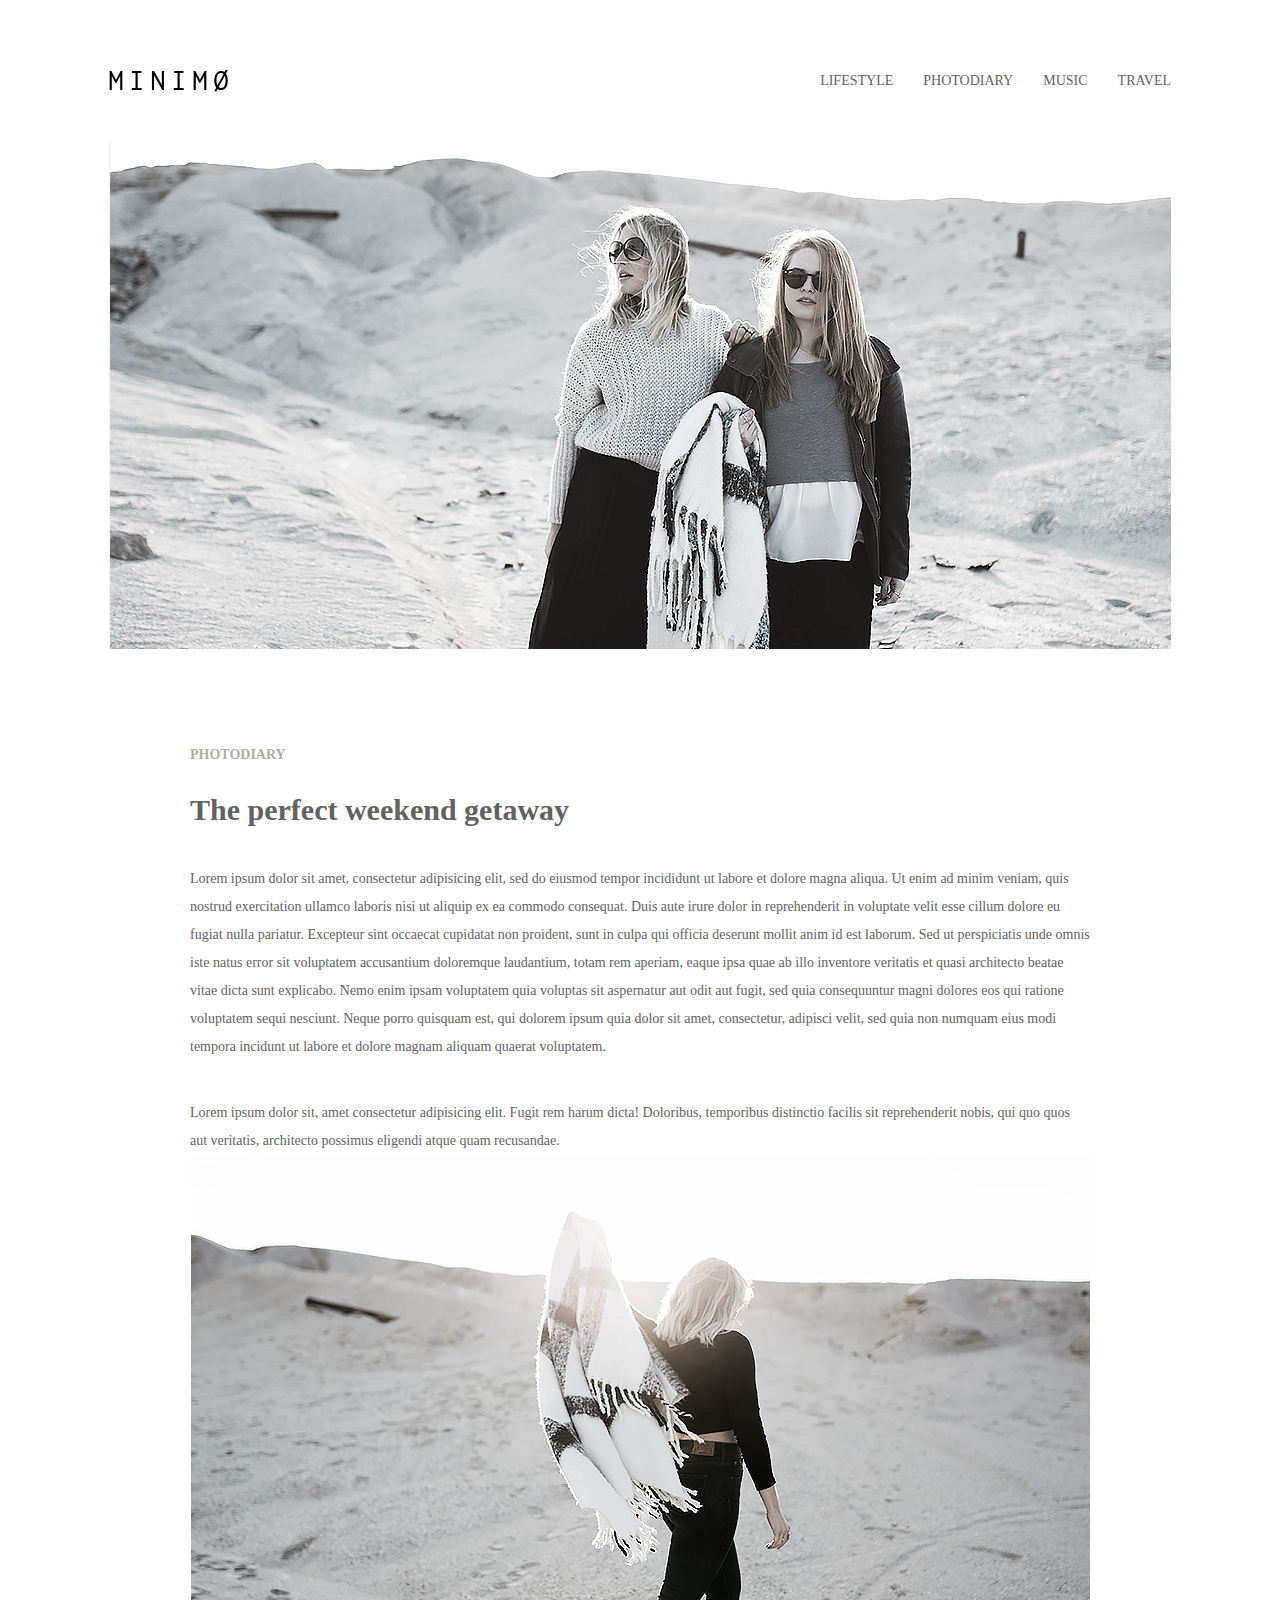
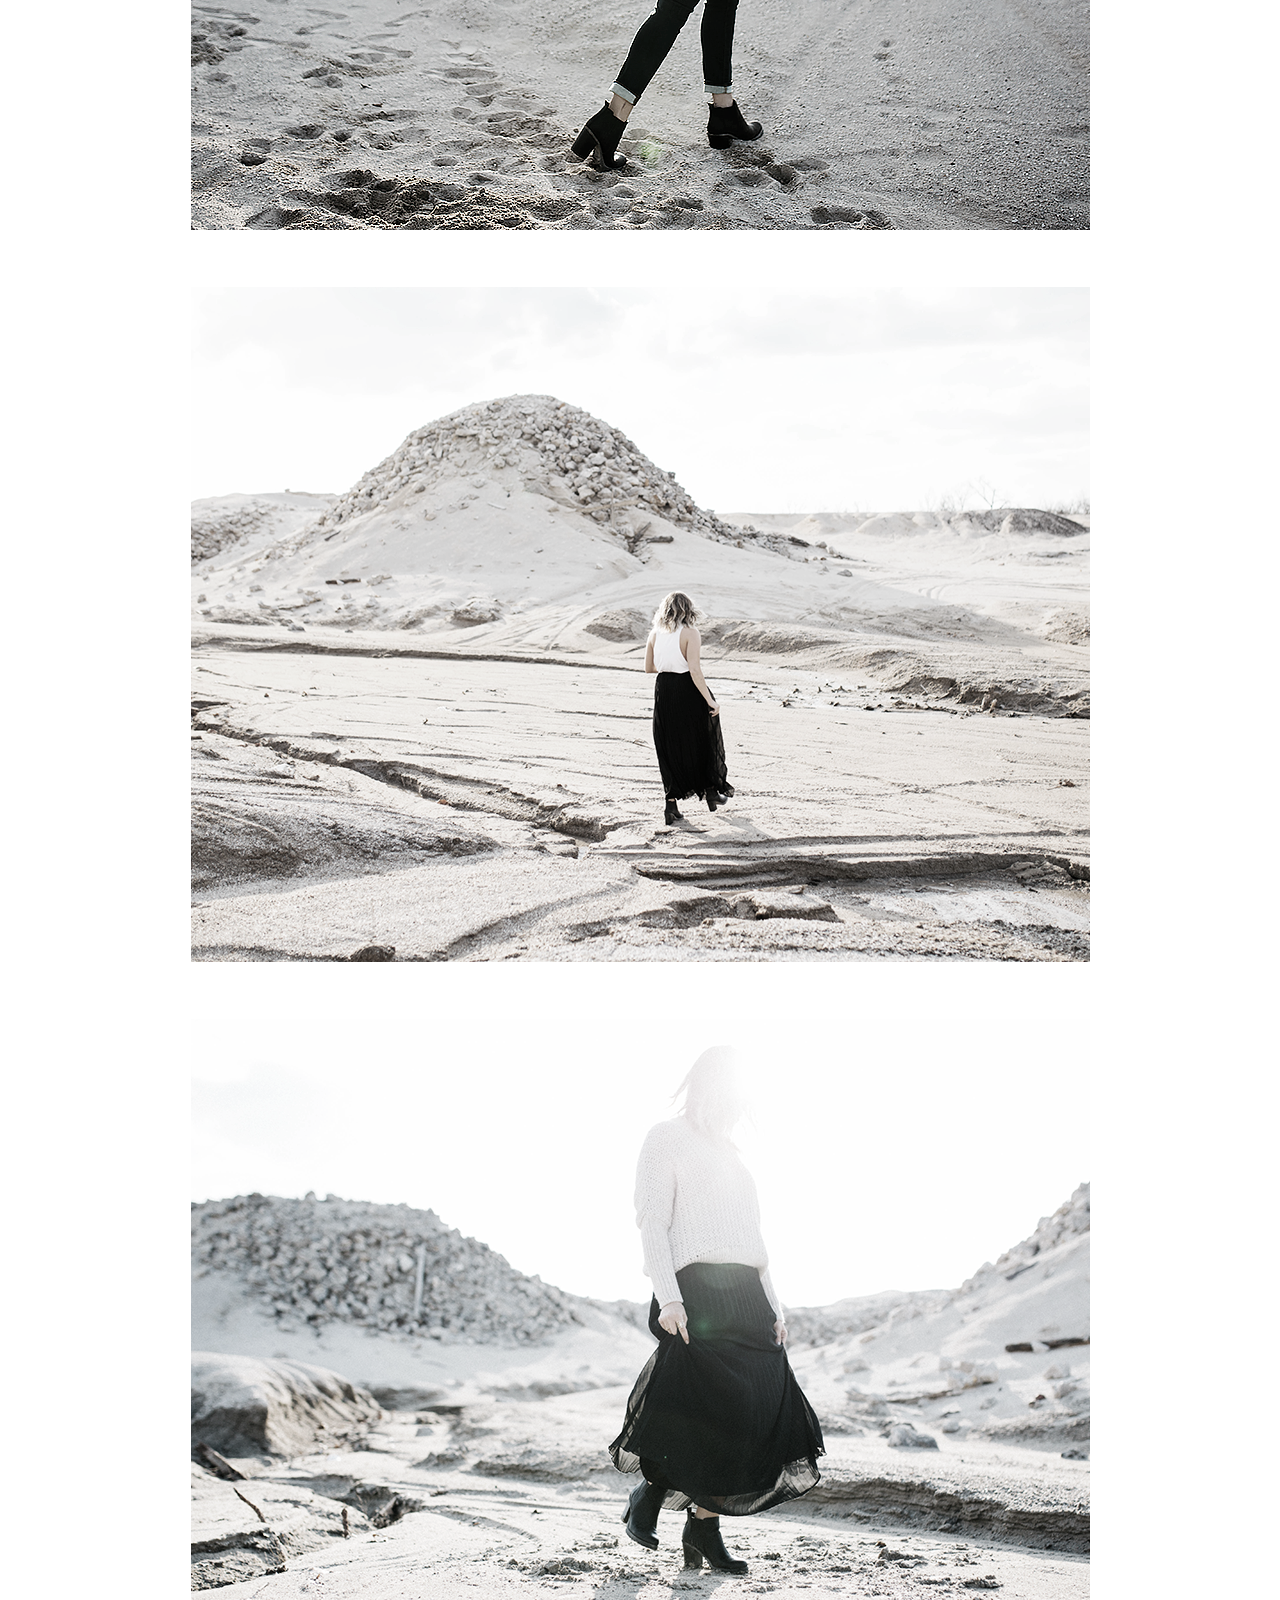
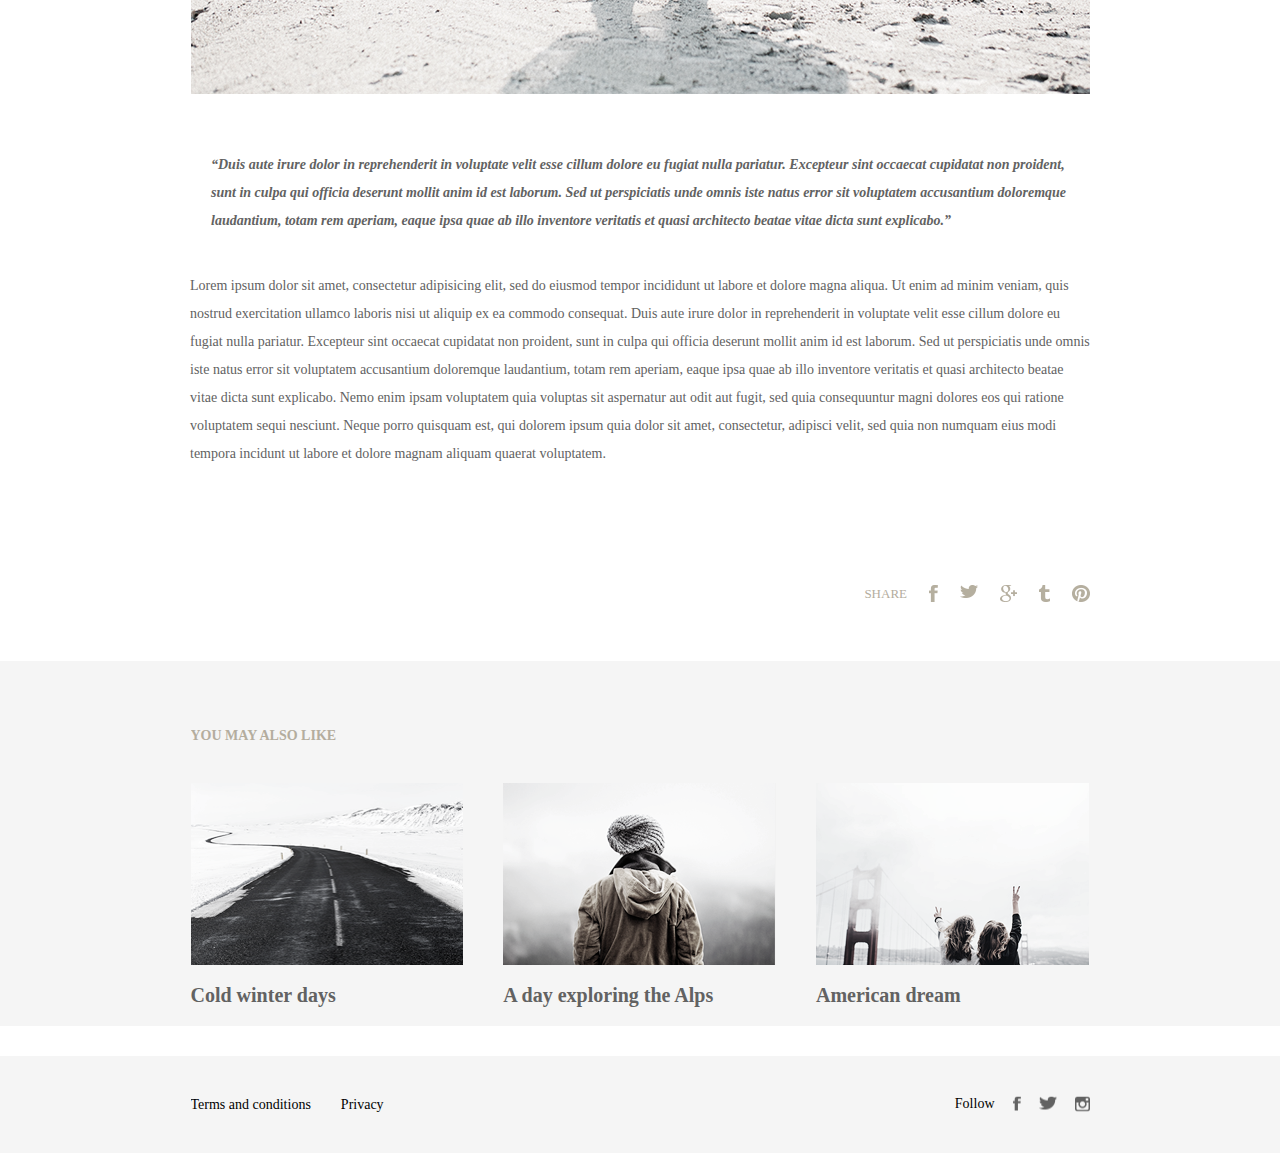
<file: RWDSample1/index.html>
<!DOCTYPE html>
<html lang="zh-tw">

<head>
    <meta charset="UTF-8">
    <meta name="viewport" content="width=device-width, initial-scale=1.0">
    <meta http-equiv="X-UA-Compatible" content="ie=edge">
    <title>RWDSample1</title>
    <link rel="stylesheet" href="css/main.css">
</head>

<body>
    <div id="app">
        <header>
            <h1>
                <a href="#">
                    <img src="images/img/logo.png" alt="logo">
                </a>
            </h1>
            <nav>
                <ul>
                    <li>
                        <a href="">LIFESTYLE</a>
                    </li>
                    <li>
                        <a href="">PHOTODIARY</a>
                    </li>
                    <li>
                        <a href="">MUSIC</a>
                    </li>
                    <li>
                        <a href="">TRAVEL</a>
                    </li>
                </ul>
            </nav>
        </header>
        <div class="banner">
            <img src="images/img/coverimage.png" alt="banner">
        </div>
        <article class="photodiary">
            <h6>PHOTODIARY</h6>
            <h2>The perfect weekend getaway</h2>
            <p>Lorem ipsum dolor sit amet, consectetur adipisicing elit, sed do eiusmod tempor incididunt ut labore et dolore
                magna aliqua. Ut enim ad minim veniam, quis nostrud exercitation ullamco laboris nisi ut aliquip ex ea commodo
                consequat. Duis aute irure dolor in reprehenderit in voluptate velit esse cillum dolore eu fugiat nulla pariatur.
                Excepteur sint occaecat cupidatat non proident, sunt in culpa qui officia deserunt mollit anim id est laborum.
                Sed ut perspiciatis unde omnis iste natus error sit voluptatem accusantium doloremque laudantium, totam rem
                aperiam, eaque ipsa quae ab illo inventore veritatis et quasi architecto beatae vitae dicta sunt explicabo.
                Nemo enim ipsam voluptatem quia voluptas sit aspernatur aut odit aut fugit, sed quia consequuntur magni dolores
                eos qui ratione voluptatem sequi nesciunt. Neque porro quisquam est, qui dolorem ipsum quia dolor sit amet,
                consectetur, adipisci velit, sed quia non numquam eius modi tempora incidunt ut labore et dolore magnam aliquam
                quaerat voluptatem.</p>
            <p>Lorem ipsum dolor sit, amet consectetur adipisicing elit. Fugit rem harum dicta! Doloribus, temporibus distinctio
                facilis sit reprehenderit nobis, qui quo quos aut veritatis, architecto possimus eligendi atque quam recusandae.</p>
        </article>
        <div class="pic">
            <img src="images/img/photo-1.png">
            <img src="images/img/photo-2.png">
            <img src="images/img/photo-3.png">
        </div>
        <article class="text">
            <h6>“Duis aute irure dolor in reprehenderit in voluptate velit esse cillum dolore eu fugiat nulla pariatur. Excepteur
                sint occaecat cupidatat non proident, sunt in culpa qui officia deserunt mollit anim id est laborum. Sed
                ut perspiciatis unde omnis iste natus error sit voluptatem accusantium doloremque laudantium, totam rem aperiam,
                eaque ipsa quae ab illo inventore veritatis et quasi architecto beatae vitae dicta sunt explicabo.” </h6>
            <p>Lorem ipsum dolor sit amet, consectetur adipisicing elit, sed do eiusmod tempor incididunt ut labore et dolore
                magna aliqua. Ut enim ad minim veniam, quis nostrud exercitation ullamco laboris nisi ut aliquip ex ea commodo
                consequat. Duis aute irure dolor in reprehenderit in voluptate velit esse cillum dolore eu fugiat nulla pariatur.
                Excepteur sint occaecat cupidatat non proident, sunt in culpa qui officia deserunt mollit anim id est laborum.
                Sed ut perspiciatis unde omnis iste natus error sit voluptatem accusantium doloremque laudantium, totam rem
                aperiam, eaque ipsa quae ab illo inventore veritatis et quasi architecto beatae vitae dicta sunt explicabo.
                Nemo enim ipsam voluptatem quia voluptas sit aspernatur aut odit aut fugit, sed quia consequuntur magni dolores
                eos qui ratione voluptatem sequi nesciunt. Neque porro quisquam est, qui dolorem ipsum quia dolor sit amet,
                consectetur, adipisci velit, sed quia non numquam eius modi tempora incidunt ut labore et dolore magnam aliquam
                quaerat voluptatem.</p>
        </article>
        <div class="icon">
            <ul>
                <li>
                    <a href="">SHARE</a>
                </li>
                <li>
                    <a href="">
                        <img src="images/img/fb.png">
                    </a>
                </li>
                <li>
                    <a href="">
                        <img src="images/img/tw.png">
                    </a>
                </li>
                <li>
                    <a href="">
                        <img src="images/img/g.png">
                    </a>
                </li>
                <li>
                    <a href="">
                        <img src="images/img/tumblr.png">
                    </a>
                </li>
                <li>
                    <a href="">
                        <img src="images/img/pinterest.png">
                    </a>
                </li>
            </ul>
        </div>
    </div>
    <div class="photobox">
        <div class="photo">
            <h3>YOU MAY ALSO LIKE</h3>
            <ul>
                <li>
                    <a href="">
                        <img src="images/img/f1.png">
                        <h4>Cold winter days</h4>
                    </a>
                </li>
                <li>
                    <a href="">
                        <img src="images/img/f2.png">
                        <h4>A day exploring the Alps</h4>
                    </a>
                </li>
                <li>
                    <a href="">
                        <img src="images/img/f3.png">
                        <h4>American dream</h4>
                    </a>
                </li>
            </ul>
        </div>
    </div>
    <footer>
        <article>
            <section class="footerText">
                <a href="">Terms and conditions</a>
                <a href="">Privacy</a>
            </section>
            <section class="follow">
                <ul>
                    <li>
                        <a href="">Follow</a>
                    </li>
                    <li>
                        <a href="">
                            <img src="images/img/facebook.png">
                        </a>
                    </li>
                    <li>
                        <a href="">
                            <img src="images/img/twitter.png">
                        </a>
                    </li>
                    <li>
                        <a href="">
                            <img src="images/img/instagram.png">
                        </a>
                    </li>
                </ul>
            </section>
        </article>
    </footer>
</body>

</html>
</file>
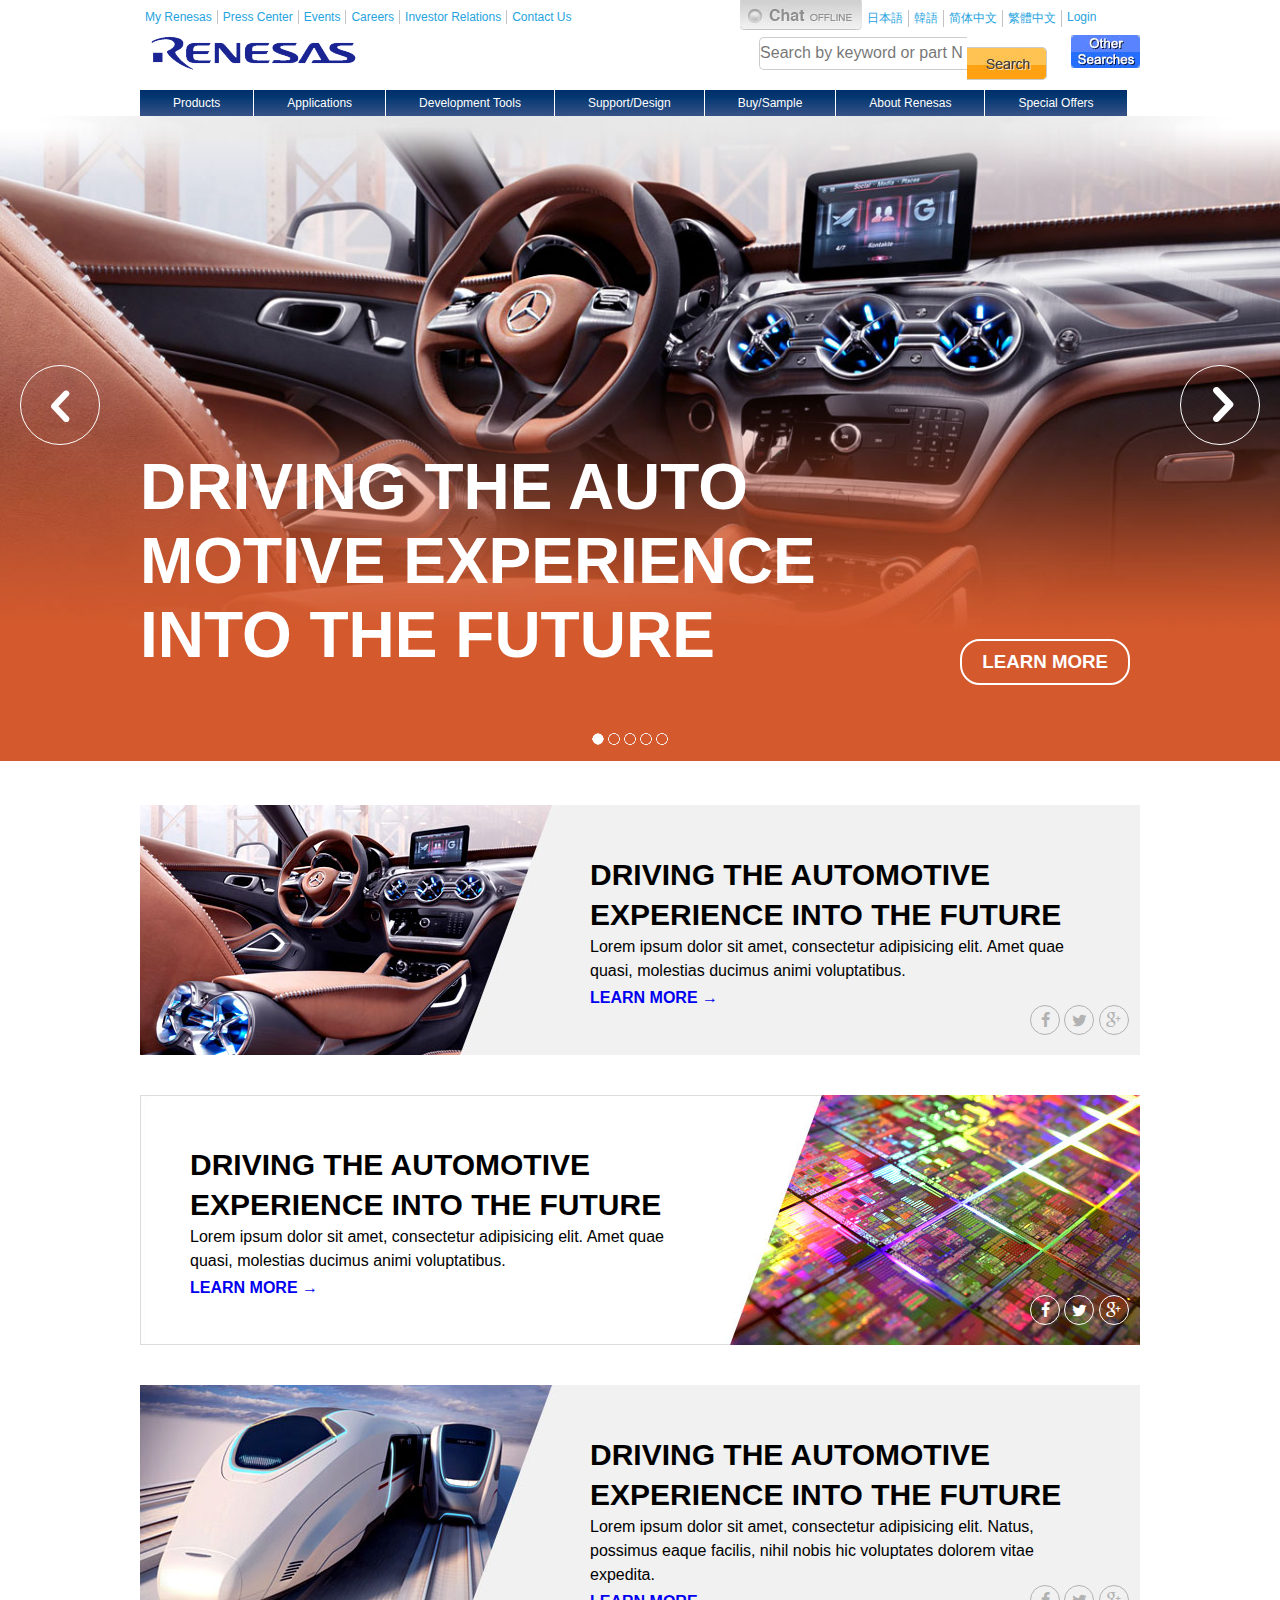
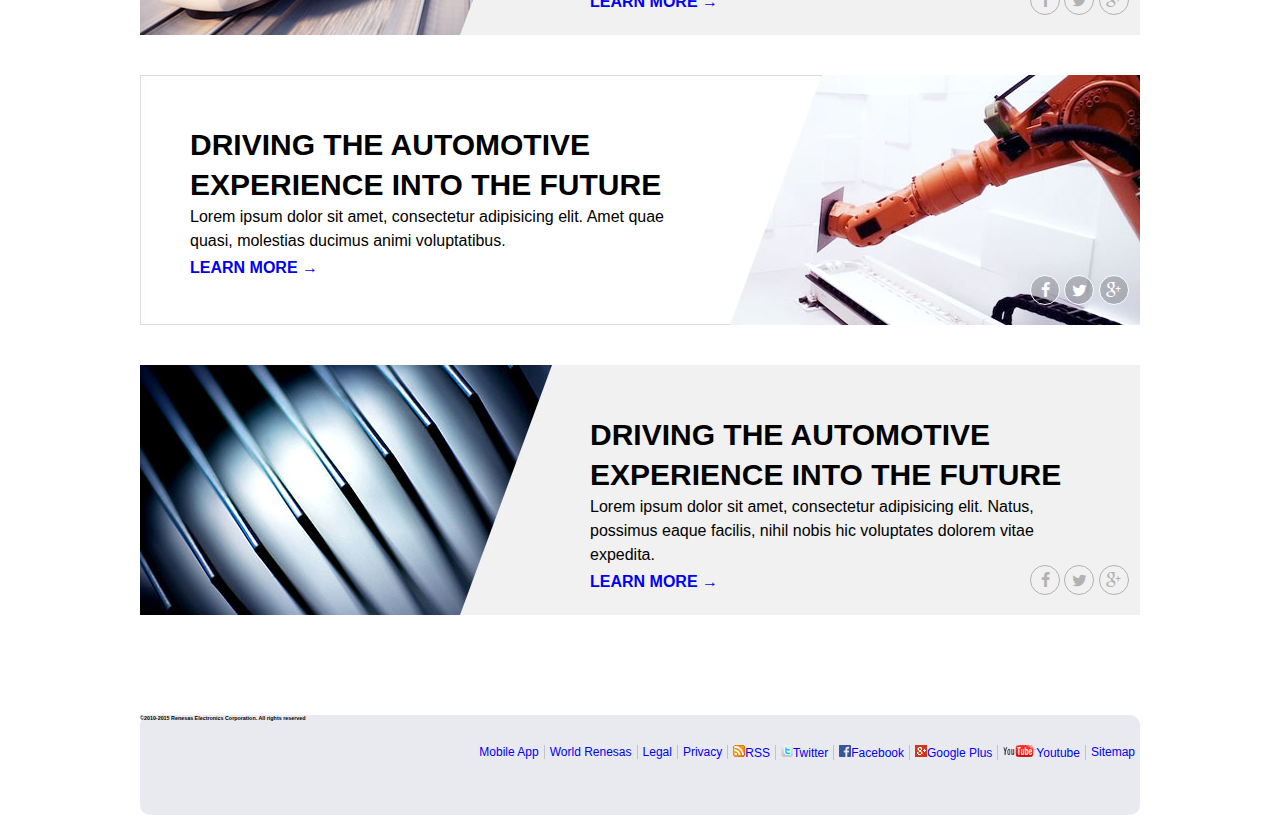
<file: webSample1/index.html>
<!DOCTYPE html>
<html>
	<head>
		<meta charset="UTF-8">
		<title>首頁</title>
		<link rel="stylesheet" type="text/css" href="css/style.css">
		<link rel="stylesheet" type="text/css" href="css/normalize.css">
		<link rel="stylesheet" href="css/fontello.css">
	</head>
	<body>
		<div id="header">
			<div class="container clearfix">
				<div class="header-top clearfix">
					<div class="sub-nav">
						<ul class="clearfix">
							<li><a href="#">My Renesas</a></li>
							<li><a href="#">Press Center</a></li>
							<li><a href="#">Events</a></li>
							<li><a href="#">Careers</a></li>
							<li><a href="#">Investor Relations</a></li>
							<li><a href="#">Contact Us</a></li>
						</ul>
					</div>
					<div class="lang">
						<img src="images/chat.jpg" alt="chat">
						<ul class="clearfix">
							<li><a href="#">日本語</a></li>
							<li><a href="#">韓語</a></li>
							<li><a href="#">简体中文</a></li>
							<li><a href="#">繁體中文</a></li>
							<li><a href="#">Login</a></li>
						</ul>
					</div>
				</div>
				<div class="header-bottom clearfix">
					<div class="logo">
						<img src="images/logo.png" alt="logo">
					</div>
					<div class="search">
						<form>
							<input type="search" id="search" name="search" placeholder="Search by keyword or part Name">
							<input type="submit" id="submit" value="">
							<img src="images/OtherSearches.jpg" alt="SearchOther">
						</form>
						
					</div>
				</div>
			</div>
		</div>
		<div id="nav">
			<div class="container">
				<ul class="clearfix">
					<li><a href="#">Products</a></li>
					<li><a href="#">Applications</a></li>
					<li><a href="#">Development Tools</a></li>
					<li><a href="#">Support/Design</a></li>
					<li><a href="#">Buy/Sample</a></li>
					<li><a href="#">About Renesas</a></li>
					<li><a href="#">Special Offers</a></li>
				</ul>
			</div>
		</div>
		<div class="banner">
			<img src="images/banner.jpg" alt="banner">
			<div class="container">
				<h1>DRIVING THE AUTO MOTIVE EXPERIENCE INTO THE FUTURE</h1>
				<h3>LEARN MORE</h3>
				<ul class="clearfix">
					<li><a href="#" class="current"></a></li>
					<li><a href="#"></a></li>
					<li><a href="#"></a></li>
					<li><a href="#"></a></li>
					<li><a href="#"></a></li>
				</ul>
				<a href="#" class="left-arrow"><i class="icon-left-open"></i></a>
				<a href="#" class="right-arrow"><i class="icon-right-open"></i></a>
			</div>
		</div>
		<div class="contents">
			<div class="container">
				<div class="content">
					<div class="dec even">
						<h2>DRIVING THE AUTOMOTIVE</h2>
						<h2>EXPERIENCE INTO THE FUTURE</h2>
						<p>Lorem ipsum dolor sit amet, consectetur adipisicing elit. Amet quae quasi, molestias ducimus animi voluptatibus.</p>
						<a href="#"><h4>LEARN MORE &rarr;</h4></a>
					</div>
					<div class="content-social social-even">
						<a href="#"><i class="icon-facebook"></i></a>
						<a href="#"><i class="icon-twitter"></i></a>
						<a href="#"><i class="icon-gplus"></i></a>
					</div>
				</div>
				<div class="content">
					<div class="dec odd">
						<h2>DRIVING THE AUTOMOTIVE</h2>
						<h2>EXPERIENCE INTO THE FUTURE</h2>
						<p>Lorem ipsum dolor sit amet, consectetur adipisicing elit. Amet quae quasi, molestias ducimus animi voluptatibus.</p>
						<a href="#"><h4>LEARN MORE &rarr;</h4></a>
					</div>
					<div class="content-social social-two">
						<a href="#"><i class="icon-facebook"></i></a>
						<a href="#"><i class="icon-twitter"></i></a>
						<a href="#"><i class="icon-gplus"></i></a>
					</div>
				</div>
				<div class="content">
					<div class="dec even">
						<h2>DRIVING THE AUTOMOTIVE</h2>
						<h2>EXPERIENCE INTO THE FUTURE</h2>
						<p>Lorem ipsum dolor sit amet, consectetur adipisicing elit. Natus, possimus eaque facilis, nihil nobis hic voluptates dolorem vitae expedita. </p>
						<a href="#"><h4>LEARN MORE &rarr;</h4></a>
					</div>
					<div class="content-social social-even">
						<a href="#"><i class="icon-facebook"></i></a>
						<a href="#"><i class="icon-twitter"></i></a>
						<a href="#"><i class="icon-gplus"></i></a>
					</div>
				</div>
				<div class="content">
					<div class="dec odd">
						<h2>DRIVING THE AUTOMOTIVE</h2>
						<h2>EXPERIENCE INTO THE FUTURE</h2>
						<p>Lorem ipsum dolor sit amet, consectetur adipisicing elit. Amet quae quasi, molestias ducimus animi voluptatibus.</p>
						<a href="#"><h4>LEARN MORE &rarr;</h4></a>
					</div>
					<div class="content-social social-four">
						<a href="#"><i class="icon-facebook"></i></a>
						<a href="#"><i class="icon-twitter"></i></a>
						<a href="#"><i class="icon-gplus"></i></a>
					</div>
				</div>
				<div class="content">
					<div class="dec even">
						<h2>DRIVING THE AUTOMOTIVE</h2>
						<h2>EXPERIENCE INTO THE FUTURE</h2>
						<p>Lorem ipsum dolor sit amet, consectetur adipisicing elit. Natus, possimus eaque facilis, nihil nobis hic voluptates dolorem vitae expedita. </p>
						<a href="#"><h4>LEARN MORE &rarr;</h4></a>
					</div>
					<div class="content-social social-even">
						<a href="#"><i class="icon-facebook"></i></a>
						<a href="#"><i class="icon-twitter"></i></a>
						<a href="#"><i class="icon-gplus"></i></a>
					</div>

				</div>
			</div>
		</div>
		<div id="footer">
			<div class="container">
				<div class="copyright clearfix">
					<h6>&copy;2010-2015 Renesas Electronics Corporation. All rights reserved</h6>
				</div>
				<div class="social-media">
					<ul class="clearfix">
						<li><a href="#">Mobile App</a></li>
						<li><a href="#">World Renesas</a></li>
						<li><a href="#">Legal</a></li>
						<li><a href="#">Privacy</a></li>
						<li><a href="#"><img src="images/RSS.jpg" alt="RSS">RSS</a></li>
						<li><a href="#"><img src="images/twitter.jpg" alt="RSS">Twitter</a></li>
						<li><a href="#"><img src="images/Facebook.jpg" alt="RSS">Facebook</a></li>
						<li><a href="#"><img src="images/GooglePlus.jpg" alt="RSS">Google Plus</a></li>
						<li><a href="#"><img src="images/YouTube.jpg" alt="RSS">Youtube</a></li>
						<li><a href="#">Sitemap</a></li>
					</ul>
				</div>
			</div>
		</div>
	</body>
</html>
</file>
<file: webSample1/css/style.css>
*{
	-webkit-box-sizing: border-box;
	-moz-box-sizing: border-box;
	box-sizing: border-box;
	margin:0;
	padding:0;
}
.clearfix:after{
	content: "";
	display: table;
	clear: both;
}

.container{
	display: block;
	width: 1000px;
	margin:0 auto;
}

/*header開始*/
#header .header-top{
	margin-bottom: 5px;
}
#header .header-top .sub-nav{
	float: left;

}
#header .sub-nav ul{
	margin-top: 10px;
}
#header .sub-nav li{
	float:left;
	list-style: none;
	border-right: 1px solid #c3c3c3;
}
#header .sub-nav li:last-child{
	border:none;
}
#header .sub-nav a{
	color: #26a3de;
	display: block;
	padding: 0 5px;
	font-size: 12px;
	text-decoration: none;
}
#header .header-top .lang{
	width: 400px;
	float: right;

}
#header .lang img{
	float: left;
}
#header .lang ul{
	margin-top: 10px;
}
#header .lang li{
	float:left;
	list-style: none;
	border-right: 1px solid #c3c3c3;
}

#header .lang li:last-child{
	border:none;
}
#header .lang a{
	color: #26a3de;
	display: block;
	margin: 0 5px;
	font-size: 12px;
	text-decoration: none;
}
#header .header-bottom{
	margin-bottom: 10px;
}
#header .header-bottom .logo{
	float: left;
}

#header .header-bottom .search{
	float:right;

}
#header .header-bottom #search{
	position: relative;
	top: -10px;
	left: 5px;
	height: 33px;
	border-radius: 5px 0 0 5px;
	border:1px solid #cccccc;
	border-right: 0;

}
#header .header-bottom #submit{
	width: 80px;
	height: 33px;
	background-image: url(../images/search_btn.jpg);
	background-repeat: no-repeat;
	border-radius: 0 5px 5px 0;
	margin-right: 20px;
	border:1px solid #cccccc;
	border-left: 0;
}
/*header結束*/


/*nav開始*/
#nav ul{
	list-style: none;
}
#nav li{
	float: left;

}
#nav li a{
	display: block;
	font-size: 12px;
	color: #ffffff;
	margin-right: 1px;
	padding: 0 33px;
	text-decoration: none;
	line-height: 26px;
	background-image: url(../images/navbg.jpg);
	background-repeat: repeat-x;
}
/*nav結束*/


/*banner開始*/
.banner{
	margin-bottom: 40px
}
.banner .container{
	position: relative;
}
.banner img{
	width: 100%;
	height: auto;
}
.banner h3{
	color: white;
	position: absolute;
	bottom: 80px;
	right: 10px;
	border:2px solid #ffffff;
	border-radius: 20px;
	padding: 10px 20px;
}
.banner h1{
	color: white;
	font-size: 64px;
	width: 800px;
	position: absolute;
	bottom: 50px;
}
.banner ul{
	position: absolute;
	bottom:20px;
	list-style: none;
	left:450px;
}
.banner li {
	float: left;

}
.banner li a{
	display: block;
	width: 12px;
	height: 12px;
	cursor: pointer;
	margin: 0px 2px;
	background: url(../images/dot.png) no-repeat 0 0;
}
.banner li a.current{
	background: url(../images/dot.png) no-repeat -12px 0;
}

.left-arrow{
	color: black;
	display: block;
	position: absolute;
	width: 80px;
	height:80px;
	border:1px solid #ffffff;
	top: -400px;
	left:-120px;
	text-align: center;
	font-size: 54px;
	color: white;
	line-height: 80px;
	border-radius: 40px;

}
.right-arrow{
	color: black;
	display: block;
	position: absolute;
	width: 80px;
	height:80px;
	border:1px solid #ffffff;
	top: -400px;
	right:-120px;
	text-align: center;
	font-size: 60px;
	color: white;
	line-height: 80px;
	border-radius: 40px;
}
/*banner結束*/


/*content開始*/
.content{
	position: relative;
}
.content:nth-child(1){
	width: 1000px;
	height: 250px;
	background-image: url(../images/content1.jpg);
	margin-bottom: 40px;
}
.content:nth-child(2){
	width: 1000px;
	height: 250px;
	background-image: url(../images/content2.jpg);
	margin-bottom: 40px;
}
.content:nth-child(3){
	width: 1000px;
	height: 250px;
	background-image: url(../images/content3.jpg);
	margin-bottom: 40px;
}
.content:nth-child(4){
	width: 1000px;
	height: 250px;
	background-image: url(../images/content4.jpg);
	margin-bottom: 40px;
}
.content:nth-child(5){
	width: 1000px;
	height: 250px;
	background-image: url(../images/content5.jpg);
	margin-bottom: 100px;
}
.dec{
	position: relative;
	top:50px;
	width: 500px;
	color: #000000;
	vertical-align:middle;
}
.odd{
	left:50px;
}
.even{
	left:450px;
}
.content .dec h2{
	font-size: 30px;
	line-height: 40px;
}
.content .dec h4{
	line-height: 30px;
}
.content .dec p{
	line-height: 24px;
}
.content .dec a{
	text-decoration: none;
}
.content .content-social{
	position: absolute;
	width: 100px;
	top: 200px;
	right: 10px;

}
.content .content-social a{
	display: inline-block;
	width: 30px;
	height:30px;

	line-height: 30px;
	text-align: center;
}
.social-even a{
	color: #b2b2b2;
	border:1px solid #b2b2b2;
	border-radius: 24px;
}
.social-two a{
	color:#ffffff;
	border:1px solid #ffffff;
	border-radius: 24px;
}
.social-four a{
	color:#ffffff;
	border:1px solid #ffffff;
	border-radius: 24px;
	background-color: rgba(0,0,0,0.2);
}

/*content結束*/


/*footer開始*/
#footer .container{
	height: 100px;
	background-color: #e9eaf0;
	border-radius: 10px;
}
#footer .copyright{
	font-size: 8px;
	float:left;
}
#footer .social-media{
	float:right;
	vertical-align: center;
}

#footer .social-media ul{
	margin-top: 30px;
}
#footer .social-media li{	
	float:left;
	list-style: none;
	border-right: 1px solid #c4c4c4;
}
#footer .social-media li:last-child{
	border:none;
}
#footer .social-media a{
	font-size: 12px;
	display: block;
	text-decoration: none;
	padding: 0px 5px;


}
/*footer結束*/
</file>
<file: webSample1/css/fontello.css>
@font-face {
  font-family: 'fontello';
  src: url('../font/fontello.eot?90234071');
  src: url('../font/fontello.eot?90234071#iefix') format('embedded-opentype'),
       url('../font/fontello.woff2?90234071') format('woff2'),
       url('../font/fontello.woff?90234071') format('woff'),
       url('../font/fontello.ttf?90234071') format('truetype'),
       url('../font/fontello.svg?90234071#fontello') format('svg');
  font-weight: normal;
  font-style: normal;
}
/* Chrome hack: SVG is rendered more smooth in Windozze. 100% magic, uncomment if you need it. */
/* Note, that will break hinting! In other OS-es font will be not as sharp as it could be */
/*
@media screen and (-webkit-min-device-pixel-ratio:0) {
  @font-face {
    font-family: 'fontello';
    src: url('../font/fontello.svg?90234071#fontello') format('svg');
  }
}
*/
 
 [class^="icon-"]:before, [class*=" icon-"]:before {
  font-family: "fontello";
  font-style: normal;
  font-weight: normal;
  speak: none;
 
  display: inline-block;
  text-decoration: inherit;
  width: 1em;
  margin-right: .2em;
  text-align: center;
  /* opacity: .8; */
 
  /* For safety - reset parent styles, that can break glyph codes*/
  font-variant: normal;
  text-transform: none;
 
  /* fix buttons height, for twitter bootstrap */
  line-height: 1em;
 
  /* Animation center compensation - margins should be symmetric */
  /* remove if not needed */
  margin-left: .2em;
 
  /* you can be more comfortable with increased icons size */
  /* font-size: 120%; */
 
  /* Font smoothing. That was taken from TWBS */
  -webkit-font-smoothing: antialiased;
  -moz-osx-font-smoothing: grayscale;
 
  /* Uncomment for 3D effect */
  /* text-shadow: 1px 1px 1px rgba(127, 127, 127, 0.3); */
}
 
.icon-left-open:before { content: '\e800'; } /* '' */
.icon-right-open:before { content: '\e801'; } /* '' */
.icon-twitter:before { content: '\f099'; } /* '' */
.icon-facebook:before { content: '\f09a'; } /* '' */
.icon-gplus:before { content: '\f0d5'; } /* '' */
</file>
<file: RWDSample1/css/main.css>
@import url("reset.css");
* {
  box-sizing: border-box;
  margin: 0;
  padding: 0;
}
h1,
h2,
h3,
h4,
h5,
h6,
span,
p,
a,
input,
button,
div {
  font-family: "Microsoft JhengHei", "Heiti TC", "sans-serif";
  text-decoration: none;
}
img {
  display: block;
  max-width: 100%;
  height: auto;
}
html,
body {
  width: 100%;
  height: 100%;
  -webkit-overflow-scrolling: touch;
}

#app {
  max-width: 1062px;
  margin: 0 auto;
  padding-top: 69px;
  padding-bottom: 76px;
}

header {
  width: 100%;
  margin-bottom: 48px;
  overflow: hidden;
}
header h1 {
  display: block;
  float: left;
}

header nav {
  float: right;
}
header nav ul {
  overflow: hidden;
}
header nav ul li {
  float: left;
}

header nav ul li a {
  display: block;
  font-size: 14px;
  padding: 0 30px;
  color: #626262;
  line-height: 23px;
}
header nav ul li a:hover {
  color: red;
  text-decoration: underline;
}
header nav ul li a:last-child {
  padding-right: 0;
}
.banner {
  width: 100%;
  margin-bottom: 98px;
}
#app .photodiary {
  width: 100%;
  padding: 0 81px;
}
#app .photodiary h6 {
  font-size: 14px;
  color: #b4ad9e;
}
#app .photodiary h2 {
  font-size: 30px;
  color: #626262;
  padding-top: 30px;
}
#app .photodiary p {
  font-size: 14px;
  color: #626262;
  line-height: 28px;
  font-weight: 400;
  padding-top: 38px;
}
#app .pic {
  max-width: 899px;
  margin: 0 auto;
}
#app .pic img {
  margin-bottom: 57px;
}

#app .text {
  width: 100%;
  padding: 0 81px;
  margin-bottom: 117px;
}
#app .text h6 {
  font-size: 14px;
  color: #626262;
  line-height: 28px;
  padding: 0 21px 37px 21px;
  font-style: oblique;
}

#app .text p {
  font-weight: 400;
  color: #626262;
  line-height: 28px;
  font-size: 14px;
}
#app .icon {
  float: right;
  padding: 0 81px;
}
#app .icon ul {
  overflow: hidden;
}
#app .icon ul li {
  float: left;
  padding-left: 22px;
}
#app .icon a {
  display: block;
  font-size: 13px;
  color: #b4ad9e;
  line-height: 18px;
}
.photobox {
  margin-bottom: 30px;
}

.photobox,
footer {
  width: 100%;
  background-color: #f5f5f5;
}
.photobox .photo,
footer article {
  max-width: 899px;
  margin: 0 auto;
  overflow: hidden;
  position: relative;
}
.photobox .photo h3 {
  font-size: 14px;
  color: #b4ad9e;
  padding-top: 67px;
  padding-bottom: 39px;
}

.photobox .photo ul {
  width: 100%;
  overflow: hidden;
}

.photobox .photo ul li {
  float: left;
  margin-right: 4.43%;
  width: 30.36%;
}
.photobox .photo ul li:last-child {
  margin-right: 0;
}

.photobox .photo ul li a h4 {
  font-size: 20px;
  color: #626262;
  line-height: 61px;
}

footer article .footerText {
  overflow: hidden;
  float: left;
}

footer article .footerText a {
  float: left;
  margin-right: 30px;
  font-size: 14px;
  color: #000000;
  line-height: 97px;
}

footer article .follow {
  position: absolute;
  right: 0;
  top: 50%;
  transform: translateY(-50%);
}
footer article .follow ul {
  overflow: hidden;
}
footer article .follow ul li {
  float: left;
}
footer article .follow ul li a {
  margin-left: 18px;
  font-size: 14px;
  display: block;
  line-height: 14px;
  color: #000000;
}
@media screen and (max-width: 768px) {
  #app,
  .photobox,
  footer {
    width: 90%;
    margin: 0 auto;
  }
  .photobox {
    margin-bottom: 30px;
  }
  #app .photodiary,
  #app .icon,
  #app .text {
    padding: 0;
  }

  .photobox .photo ul li a h4 {
    font-size: 12px;
  }
}
@media screen and (max-width:414px){
	#app header h1{
		width: 119px;
		float: none;
		margin: 0 auto 20px auto;
	}
	#app header nav{
		float: none;
		width: 100%;
	}
	header nav ul li{
		width: 25%;
	}
	header nav ul li a {
		width: 100%;
		text-align: center;
		padding: 0;
		font-size: 12px;
    }
    #app .photodiary h2 {
      font-size: 20px;
  }
	  #app .icon{
		  width: 100%;
	  }
	  #app .icon ul li{
		  width: 16.6666%;
		  padding: 0px;
		  text-align: center;
		  
	  }
	  #app .icon ul li a img{
		  margin: 0 auto;
	  }

	  .photobox .photo ul li {
		float: none;
		width: 100%;
	}
	.photobox .photo{
		text-align: center;
	}
	.photobox .photo ul li a img{
		margin: 0 auto;
	}
	footer article .footerText {
		float: none;
	  }
	footer article .footerText a{
		display: block;
		width: 50%;
		margin-right: 0px;
		text-align: center;
		line-height: 50px;
	}
	  footer article .follow {
		position: relative;
		transform: translateY(0%);
		margin-bottom: 20px;
	  }
	  footer article .follow ul{
		  width: 157px;
		  margin: 0 auto;
	  }
	  footer article .follow ul li{
		margin: 0 5%;
	}
	  footer article .follow ul li a{
		  margin: 0;
	  }

}
</file>
